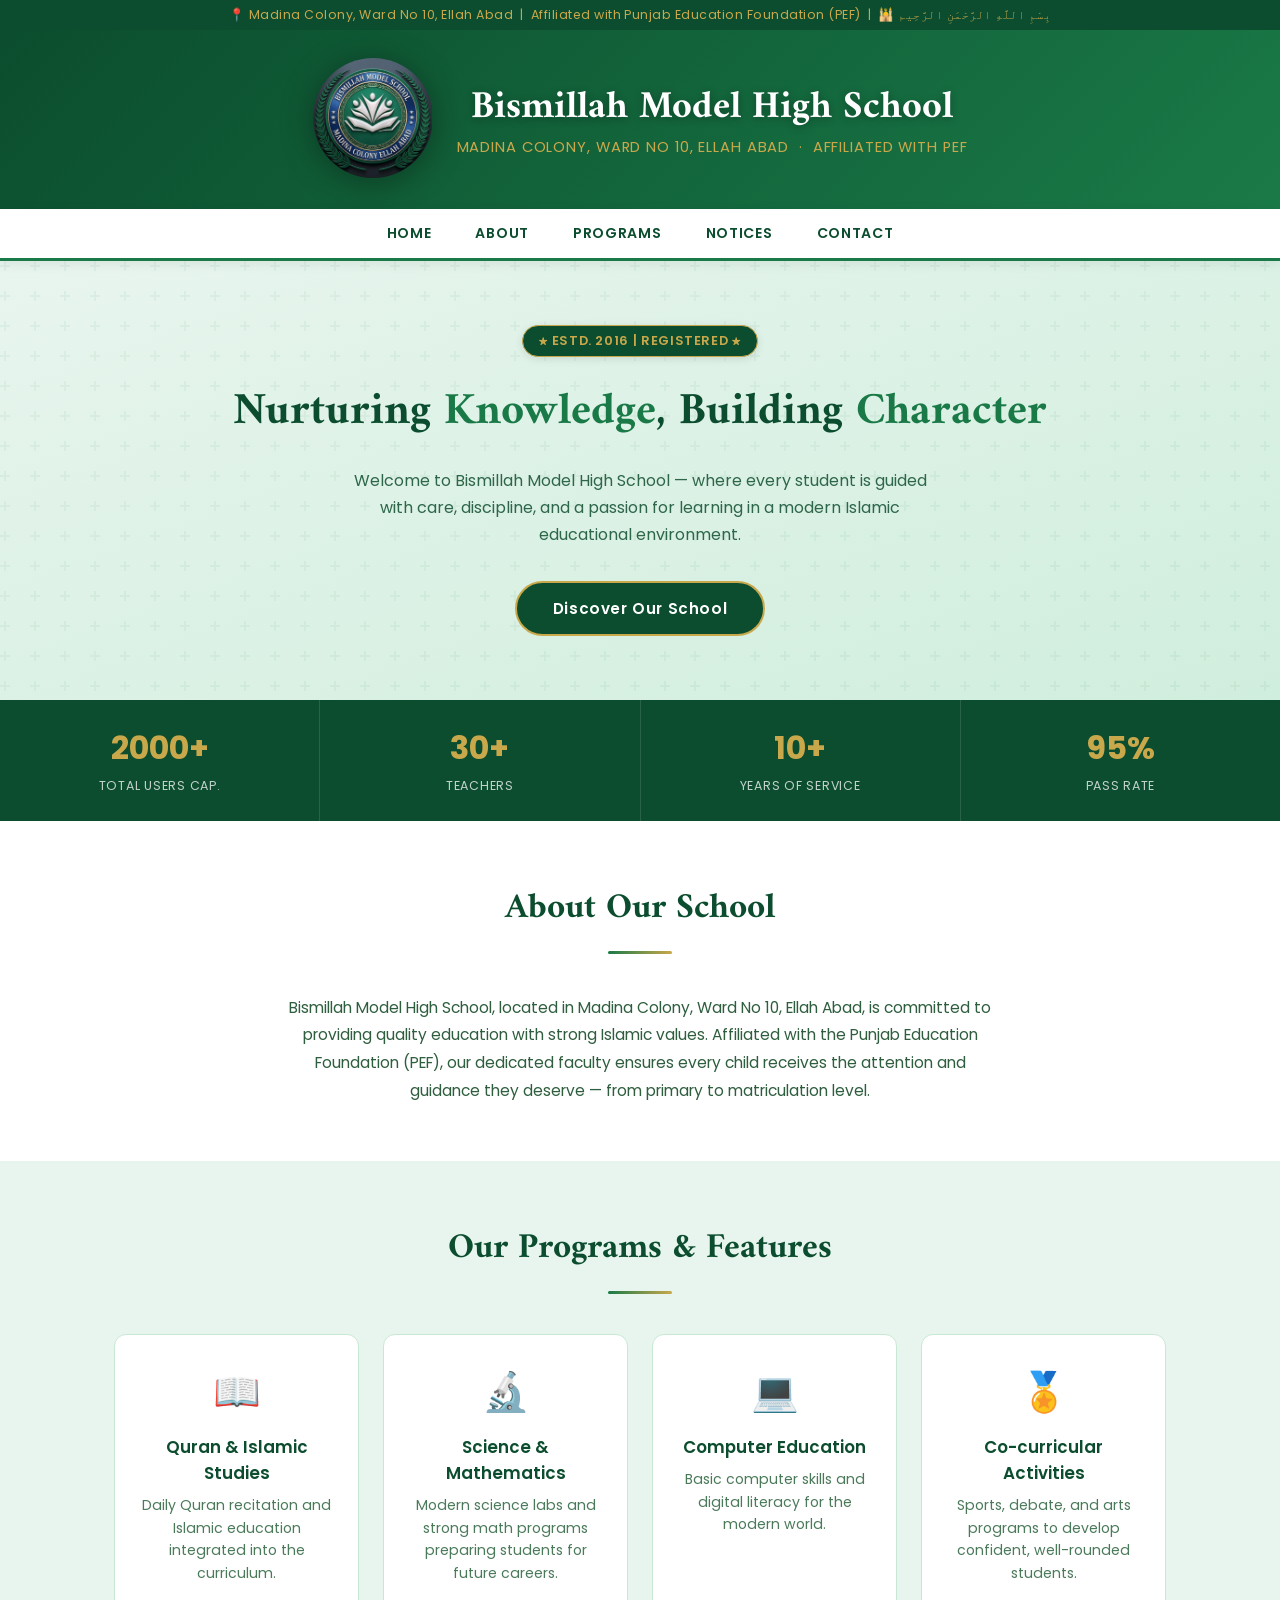
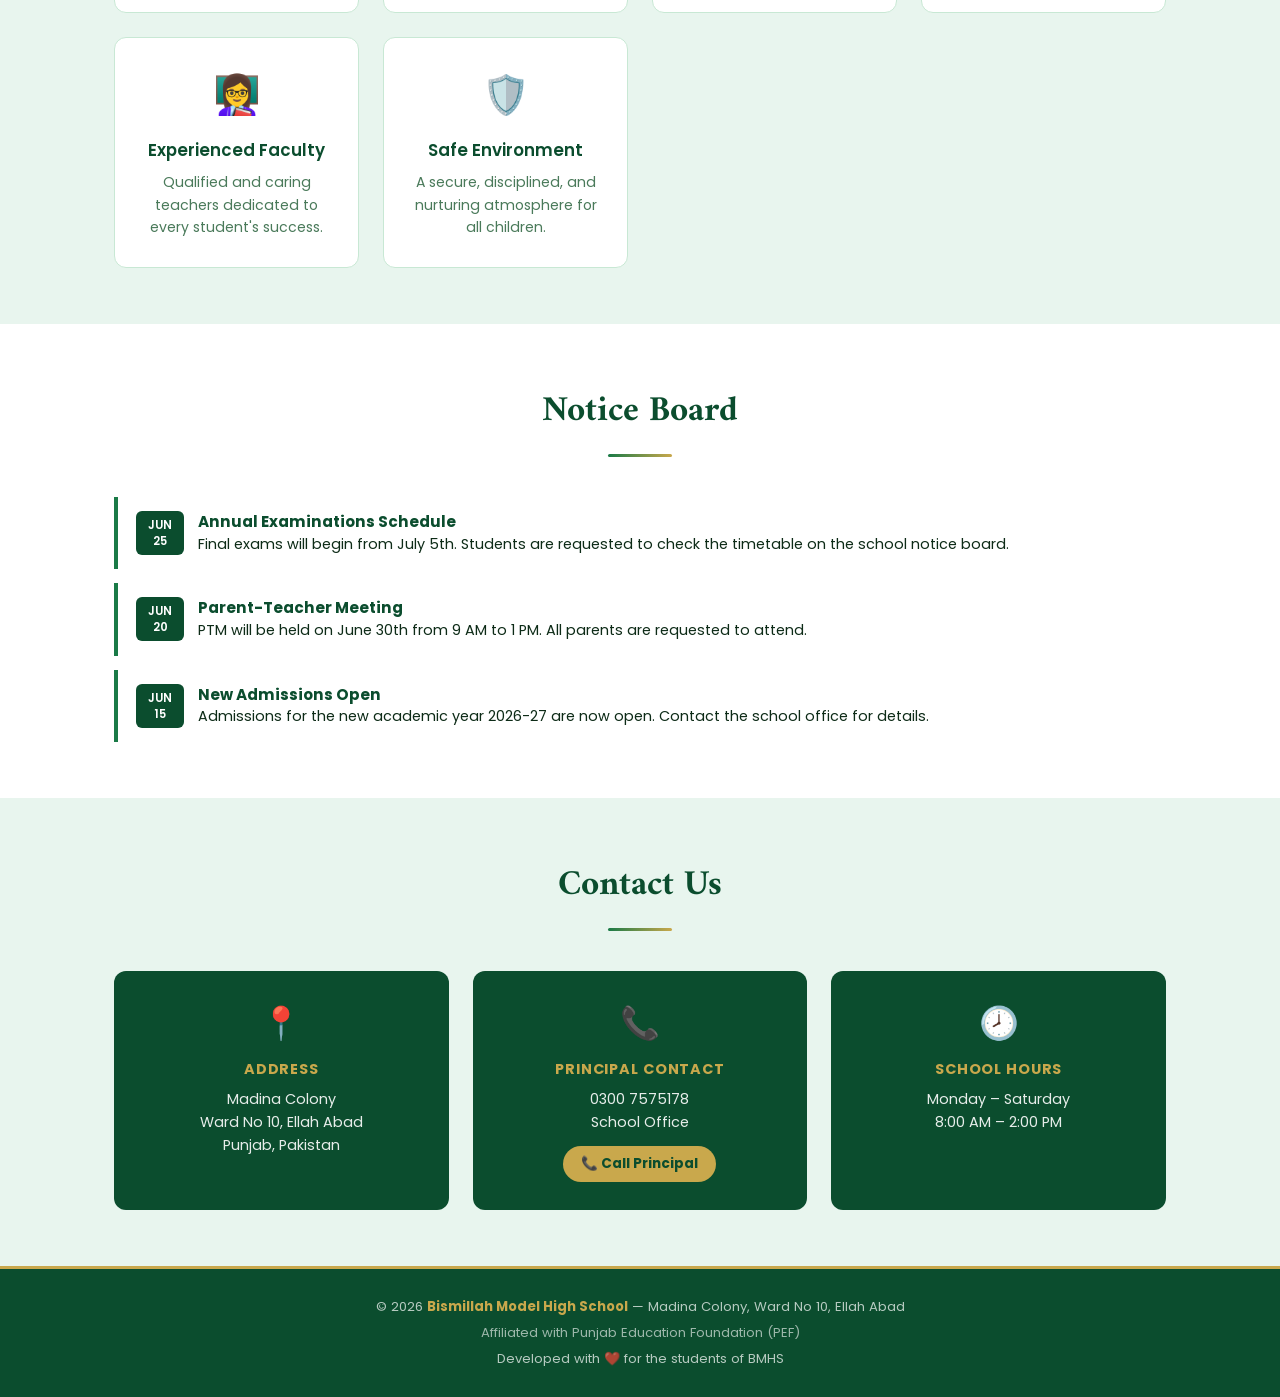
<file: index.html>
<!DOCTYPE html>
<html lang="ur" dir="ltr">
<head>
  <meta charset="UTF-8" />
  <meta name="viewport" content="width=device-width, initial-scale=1.0"/>
  <title>Bismillah Model High School — BMHS Ellah Abad | School Management System</title>
  <meta name="description" content="Bismillah Model High School (BMHS), Madina Colony Ward No 10, Ellah Abad. Affiliated with Punjab Education Foundation (PEF). Student attendance, results, fees, timetable & announcements portal." />
  <meta name="keywords" content="BMHS, Bismillah Model High School, Ellah Abad school, Madina Colony school, PEF school, Punjab Education Foundation, school management system, student portal, school results, attendance" />
  <meta name="author" content="Bismillah Model High School" />
  <meta name="robots" content="index, follow" />
  <meta name="language" content="English" />
  <meta name="geo.region" content="PK-PB" />
  <meta name="geo.placename" content="Ellah Abad, Punjab, Pakistan" />
  <meta name="geo.position" content="31.5189;74.3549" />
  <meta name="ICBM" content="31.5189, 74.3549" />

  <!-- Open Graph -->
  <meta property="og:type" content="website" />
  <meta property="og:title" content="Bismillah Model High School — BMHS Ellah Abad" />
  <meta property="og:description" content="School Management System for Bismillah Model High School, Madina Colony Ellah Abad. Affiliated with PEF." />
  <meta property="og:url" content="https://www.bmhs.edu.pk" />
  <meta property="og:image" content="https://www.bmhs.edu.pk/logo.png" />
  <meta property="og:site_name" content="BMHS" />

  <!-- Twitter -->
  <meta name="twitter:card" content="summary_large_image" />
  <meta name="twitter:title" content="Bismillah Model High School — BMHS" />
  <meta name="twitter:description" content="School Management System, Madina Colony Ellah Abad. Affiliated with PEF." />
  <meta name="twitter:image" content="https://www.bmhs.edu.pk/logo.png" />

  <link rel="canonical" href="https://www.bmhs.edu.pk" />
  <link rel="icon" type="image/png" href="/logo.png" />
  <link rel="manifest" href="/manifest.json" />
  <link rel="preconnect" href="https://fonts.googleapis.com" />
  <link rel="preconnect" href="https://fonts.gstatic.com" crossorigin />
  <link href="https://fonts.googleapis.com/css2?family=Amiri:wght@400;700&family=Poppins:wght@300;400;600;700&display=swap" rel="stylesheet"/>
  <style>
    *, *::before, *::after { box-sizing: border-box; margin: 0; padding: 0; }

    :root {
      --green-dark:  #0b4d2e;
      --green-mid:   #1a7a47;
      --green-light: #e8f5ee;
      --gold:        #c9a84c;
      --white:       #ffffff;
      --text-dark:   #0d2b17;
    }

    body {
      font-family: 'Poppins', sans-serif;
      background: var(--white);
      color: var(--text-dark);
    }

    .topbar {
      background: var(--green-dark);
      color: var(--gold);
      text-align: center;
      padding: 6px 16px;
      font-size: 0.78rem;
      letter-spacing: 0.04em;
    }

    header {
      background: linear-gradient(135deg, var(--green-dark) 0%, var(--green-mid) 100%);
      color: var(--white);
      padding: 28px 24px 24px;
      display: flex;
      align-items: center;
      gap: 24px;
      flex-wrap: wrap;
      justify-content: center;
      text-align: center;
    }

    .logo-wrap img {
      width: 120px;
      height: 120px;
      object-fit: contain;
      filter: drop-shadow(0 4px 16px rgba(0,0,0,0.35));
      border-radius: 50%;
    }

    .school-title h1 {
      font-family: 'Amiri', serif;
      font-size: clamp(1.5rem, 4vw, 2.4rem);
      font-weight: 700;
      line-height: 1.2;
      color: var(--white);
      text-shadow: 0 2px 8px rgba(0,0,0,0.3);
    }

    .school-title p {
      margin-top: 6px;
      font-size: 0.92rem;
      color: var(--gold);
      letter-spacing: 0.06em;
      text-transform: uppercase;
    }

    nav {
      background: var(--white);
      border-bottom: 3px solid var(--green-mid);
      display: flex;
      justify-content: center;
      flex-wrap: wrap;
      gap: 0;
      position: sticky;
      top: 0;
      z-index: 100;
      box-shadow: 0 2px 12px rgba(0,0,0,0.08);
    }

    nav a {
      display: block;
      padding: 14px 22px;
      font-weight: 600;
      font-size: 0.88rem;
      color: var(--green-dark);
      text-decoration: none;
      text-transform: uppercase;
      letter-spacing: 0.05em;
      border-bottom: 3px solid transparent;
      margin-bottom: -3px;
      transition: color 0.2s, border-color 0.2s;
    }

    nav a:hover {
      color: var(--green-mid);
      border-bottom-color: var(--gold);
    }

    .hero {
      background: linear-gradient(160deg, var(--green-light) 0%, #d0eedd 100%);
      padding: 64px 24px;
      text-align: center;
      position: relative;
      overflow: hidden;
    }

    .hero::before {
      content: '';
      position: absolute;
      inset: 0;
      background: url("data:image/svg+xml,%3Csvg width='60' height='60' viewBox='0 0 60 60' xmlns='http://www.w3.org/2000/svg'%3E%3Cg fill='none' fill-rule='evenodd'%3E%3Cg fill='%231a7a47' fill-opacity='0.06'%3E%3Cpath d='M36 34v-4h-2v4h-4v2h4v4h2v-4h4v-2h-4zm0-30V0h-2v4h-4v2h4v4h2V6h4V4h-4zM6 34v-4H4v4H0v2h4v4h2v-4h4v-2H6zM6 4V0H4v4H0v2h4v4h2V6h4V4H6z'/%3E%3C/g%3E%3C/g%3E%3C/svg%3E");
    }

    .school-batch {
      display: inline-block;
      background: var(--green-dark);
      color: var(--gold);
      padding: 6px 16px;
      border-radius: 20px;
      font-size: 0.8rem;
      font-weight: 600;
      letter-spacing: 0.05em;
      margin-bottom: 16px;
      border: 1px solid var(--gold);
      box-shadow: 0 2px 8px rgba(0,0,0,0.1);
    }

    .hero h2 {
      font-family: 'Amiri', serif;
      font-size: clamp(1.6rem, 5vw, 2.8rem);
      color: var(--green-dark);
      margin-bottom: 16px;
      position: relative;
    }

    .hero h2 span {
      color: var(--green-mid);
    }

    .hero p {
      max-width: 600px;
      margin: 0 auto 32px;
      color: #2e6649;
      font-size: 1rem;
      line-height: 1.7;
      position: relative;
    }

    .hero-btn {
      display: inline-block;
      background: var(--green-dark);
      color: var(--white);
      padding: 14px 36px;
      border-radius: 50px;
      font-weight: 600;
      text-decoration: none;
      font-size: 0.95rem;
      letter-spacing: 0.04em;
      transition: background 0.2s, transform 0.2s;
      position: relative;
      border: 2px solid var(--gold);
    }

    .hero-btn:hover {
      background: var(--green-mid);
      transform: translateY(-2px);
    }

    .stats {
      display: flex;
      justify-content: center;
      flex-wrap: wrap;
      gap: 0;
      background: var(--green-dark);
    }

    .stat-item {
      flex: 1;
      min-width: 140px;
      padding: 24px 16px;
      text-align: center;
      border-right: 1px solid rgba(255,255,255,0.12);
    }

    .stat-item:last-child { border-right: none; }

    .stat-item .num {
      font-size: 2rem;
      font-weight: 700;
      color: var(--gold);
      display: block;
    }

    .stat-item .lbl {
      font-size: 0.78rem;
      color: rgba(255,255,255,0.75);
      text-transform: uppercase;
      letter-spacing: 0.06em;
      margin-top: 4px;
    }

    section {
      padding: 56px 24px;
      max-width: 1100px;
      margin: 0 auto;
    }

    .section-title {
      text-align: center;
      margin-bottom: 40px;
    }

    .section-title h3 {
      font-family: 'Amiri', serif;
      font-size: clamp(1.4rem, 3.5vw, 2.2rem);
      color: var(--green-dark);
    }

    .section-title .underline {
      display: block;
      width: 64px;
      height: 3px;
      background: linear-gradient(90deg, var(--green-mid), var(--gold));
      margin: 12px auto 0;
      border-radius: 2px;
    }

    .cards {
      display: grid;
      grid-template-columns: repeat(auto-fit, minmax(240px, 1fr));
      gap: 24px;
    }

    .card {
      background: var(--white);
      border: 1.5px solid #c8e8d4;
      border-radius: 12px;
      padding: 28px 22px;
      text-align: center;
      transition: box-shadow 0.2s, transform 0.2s;
    }

    .card:hover {
      box-shadow: 0 8px 32px rgba(26,122,71,0.14);
      transform: translateY(-4px);
    }

    .card-icon {
      font-size: 2.4rem;
      margin-bottom: 14px;
    }

    .card h4 {
      font-size: 1.05rem;
      font-weight: 600;
      color: var(--green-dark);
      margin-bottom: 8px;
    }

    .card p {
      font-size: 0.88rem;
      color: #4a7a5a;
      line-height: 1.6;
    }

    .bg-light { background: var(--green-light); }
    .bg-light section { max-width: 100%; padding: 56px 24px; }
    .bg-light .inner { max-width: 1100px; margin: 0 auto; }

    .notices {
      display: flex;
      flex-direction: column;
      gap: 14px;
    }

    .notice-item {
      display: flex;
      align-items: flex-start;
      gap: 14px;
      background: var(--white);
      border-left: 4px solid var(--green-mid);
      padding: 14px 18px;
      border-radius: 0 8px 8px 0;
    }

    .notice-date {
      background: var(--green-dark);
      color: var(--white);
      border-radius: 6px;
      padding: 6px 10px;
      font-size: 0.72rem;
      font-weight: 600;
      text-align: center;
      min-width: 48px;
      line-height: 1.4;
    }

    .notice-text { font-size: 0.9rem; color: var(--text-dark); line-height: 1.5; }
    .notice-text strong { display: block; font-size: 0.95rem; color: var(--green-dark); }

    .contact-grid {
      display: grid;
      grid-template-columns: repeat(auto-fit, minmax(220px, 1fr));
      gap: 24px;
    }

    .contact-box {
      background: var(--green-dark);
      color: var(--white);
      border-radius: 12px;
      padding: 28px 22px;
      text-align: center;
    }

    .contact-box .icon { font-size: 2rem; margin-bottom: 12px; }
    .contact-box h4 { font-size: 0.9rem; text-transform: uppercase; letter-spacing: 0.06em; color: var(--gold); margin-bottom: 8px; }
    .contact-box p { font-size: 0.9rem; line-height: 1.6; opacity: 0.9; }

    .call-btn {
      display: inline-block;
      margin-top: 12px;
      background: var(--gold);
      color: var(--green-dark);
      padding: 8px 18px;
      border-radius: 20px;
      text-decoration: none;
      font-weight: bold;
      font-size: 0.85rem;
      transition: background 0.2s;
    }
    .call-btn:hover {
      background: var(--white);
      color: var(--green-dark);
    }

    footer {
      background: var(--green-dark);
      color: rgba(255,255,255,0.7);
      text-align: center;
      padding: 28px 16px;
      font-size: 0.82rem;
      border-top: 3px solid var(--gold);
    }

    footer strong { color: var(--gold); }

    @media (max-width: 600px) {
      header { padding: 20px 16px; gap: 16px; }
      nav a { padding: 12px 14px; font-size: 0.8rem; }
      .stat-item .num { font-size: 1.5rem; }
    }
  </style>
</head>
<body>

  <div class="topbar">📍 Madina Colony, Ward No 10, Ellah Abad &nbsp;|&nbsp; Affiliated with Punjab Education Foundation (PEF) &nbsp;|&nbsp; 🕌 بِسْمِ اللَّهِ الرَّحْمَنِ الرَّحِيم</div>

  <header>
    <div class="logo-wrap">
      <img src="logo.png" alt="Bismillah Model High School Logo" onerror="this.style.display='none'; document.getElementById('logo-svg').style.display='flex';" />
      <div id="logo-svg" style="display:none; width:120px; height:120px; background:rgba(255,255,255,0.15); border-radius:50%; align-items:center; justify-content:center; font-size:3rem;">📚</div>
    </div>
    <div class="school-title">
      <h1>Bismillah Model High School</h1>
      <p>Madina Colony, Ward No 10, Ellah Abad &nbsp;·&nbsp; Affiliated with PEF</p>
    </div>
  </header>

  <nav>
    <a href="#home">Home</a>
    <a href="#about">About</a>
    <a href="#features">Programs</a>
    <a href="#notices">Notices</a>
    <a href="#contact">Contact</a>
  </nav>

  <div id="home" class="hero">
    <div class="school-batch">★ ESTD. 2016 | REGISTERED ★</div>
    <h2>Nurturing <span>Knowledge</span>, Building <span>Character</span></h2>
    <p>Welcome to Bismillah Model High School — where every student is guided with care, discipline, and a passion for learning in a modern Islamic educational environment.</p>
    <a href="#about" class="hero-btn">Discover Our School</a>
  </div>

  <div class="stats">
    <div class="stat-item">
      <span class="num">2000+</span>
      <span class="lbl">Total Users Cap.</span>
    </div>
    <div class="stat-item">
      <span class="num">30+</span>
      <span class="lbl">Teachers</span>
    </div>
    <div class="stat-item">
      <span class="num">10+</span>
      <span class="lbl">Years of Service</span>
    </div>
    <div class="stat-item">
      <span class="num">95%</span>
      <span class="lbl">Pass Rate</span>
    </div>
  </div>

  <section id="about">
    <div class="section-title">
      <h3>About Our School</h3>
      <span class="underline"></span>
    </div>
    <p style="text-align:center; max-width:720px; margin:0 auto; color:#2e5e3e; line-height:1.8; font-size:0.97rem;">
      Bismillah Model High School, located in Madina Colony, Ward No 10, Ellah Abad, is committed to providing quality education with strong Islamic values. Affiliated with the Punjab Education Foundation (PEF), our dedicated faculty ensures every child receives the attention and guidance they deserve — from primary to matriculation level.
    </p>
  </section>

  <div class="bg-light" id="features">
    <div class="inner">
      <section>
        <div class="section-title">
          <h3>Our Programs & Features</h3>
          <span class="underline"></span>
        </div>
        <div class="cards">
          <div class="card">
            <div class="card-icon">📖</div>
            <h4>Quran & Islamic Studies</h4>
            <p>Daily Quran recitation and Islamic education integrated into the curriculum.</p>
          </div>
          <div class="card">
            <div class="card-icon">🔬</div>
            <h4>Science & Mathematics</h4>
            <p>Modern science labs and strong math programs preparing students for future careers.</p>
          </div>
          <div class="card">
            <div class="card-icon">💻</div>
            <h4>Computer Education</h4>
            <p>Basic computer skills and digital literacy for the modern world.</p>
          </div>
          <div class="card">
            <div class="card-icon">🏅</div>
            <h4>Co-curricular Activities</h4>
            <p>Sports, debate, and arts programs to develop confident, well-rounded students.</p>
          </div>
          <div class="card">
            <div class="card-icon">👩‍🏫</div>
            <h4>Experienced Faculty</h4>
            <p>Qualified and caring teachers dedicated to every student's success.</p>
          </div>
          <div class="card">
            <div class="card-icon">🛡️</div>
            <h4>Safe Environment</h4>
            <p>A secure, disciplined, and nurturing atmosphere for all children.</p>
          </div>
        </div>
      </section>
    </div>
  </div>

  <section id="notices">
    <div class="section-title">
      <h3>Notice Board</h3>
      <span class="underline"></span>
    </div>
    <div class="notices">
      <div class="notice-item">
        <div class="notice-date">JUN<br/>25</div>
        <div class="notice-text">
          <strong>Annual Examinations Schedule</strong>
          Final exams will begin from July 5th. Students are requested to check the timetable on the school notice board.
        </div>
      </div>
      <div class="notice-item">
        <div class="notice-date">JUN<br/>20</div>
        <div class="notice-text">
          <strong>Parent-Teacher Meeting</strong>
          PTM will be held on June 30th from 9 AM to 1 PM. All parents are requested to attend.
        </div>
      </div>
      <div class="notice-item">
        <div class="notice-date">JUN<br/>15</div>
        <div class="notice-text">
          <strong>New Admissions Open</strong>
          Admissions for the new academic year 2026-27 are now open. Contact the school office for details.
        </div>
      </div>
    </div>
  </section>

  <div class="bg-light" id="contact">
    <div class="inner">
      <section>
        <div class="section-title">
          <h3>Contact Us</h3>
          <span class="underline"></span>
        </div>
        <div class="contact-grid">
          <div class="contact-box">
            <div class="icon">📍</div>
            <h4>Address</h4>
            <p>Madina Colony<br/>Ward No 10, Ellah Abad<br/>Punjab, Pakistan</p>
          </div>
          <div class="contact-box">
            <div class="icon">📞</div>
            <h4>Principal Contact</h4>
            <p>0300 7575178<br>School Office</p>
            <a href="tel:03007575178" class="call-btn">📞 Call Principal</a>
          </div>
          <div class="contact-box">
            <div class="icon">🕗</div>
            <h4>School Hours</h4>
            <p>Monday – Saturday<br/>8:00 AM – 2:00 PM</p>
          </div>
        </div>
      </section>
    </div>
  </div>

  <footer>
    <p>© 2026 <strong>Bismillah Model High School</strong> — Madina Colony, Ward No 10, Ellah Abad</p>
    <p style="margin-top:6px; opacity:0.85;">Affiliated with Punjab Education Foundation (PEF)</p>
    <p style="margin-top:6px;">Developed with ❤️ for the students of BMHS</p>
  </footer>
<div id="root"></div>
<script type="module" src="/src/main.tsx"></script>
</body>
</html>
</file>
